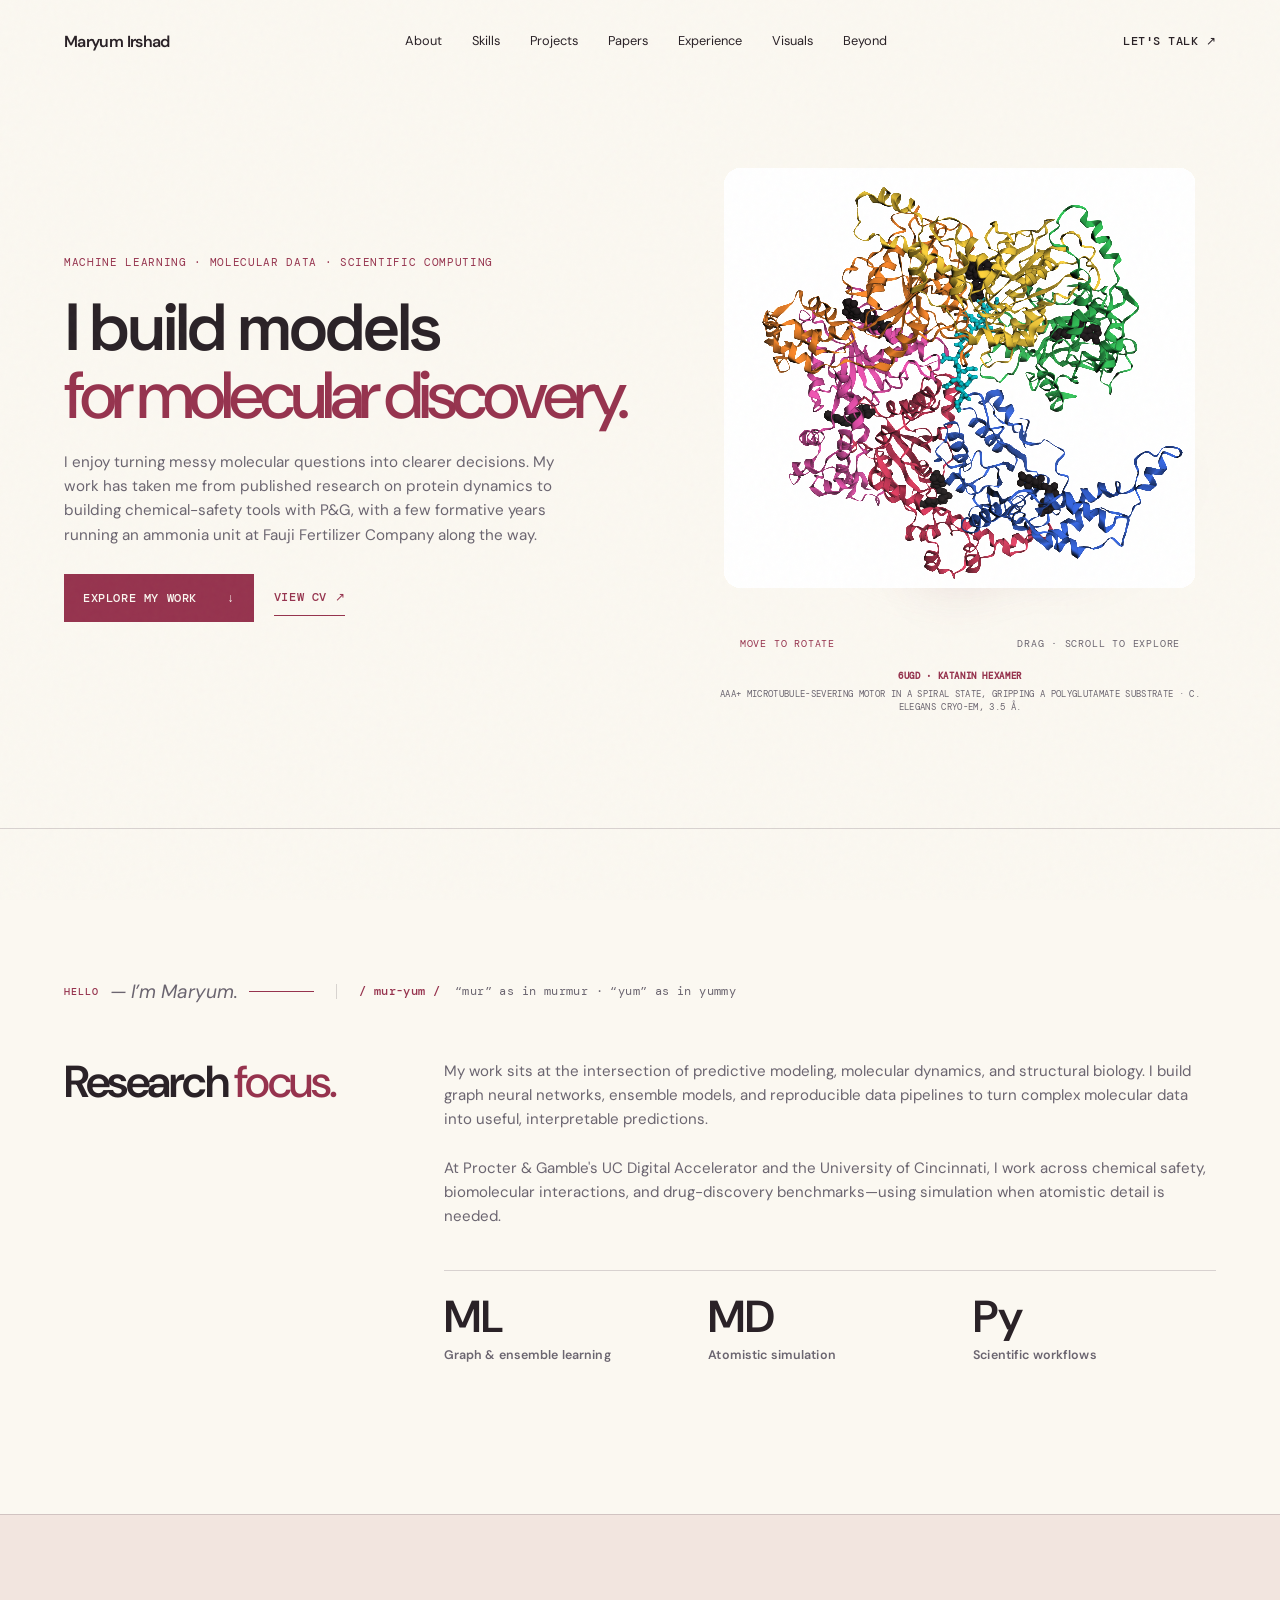
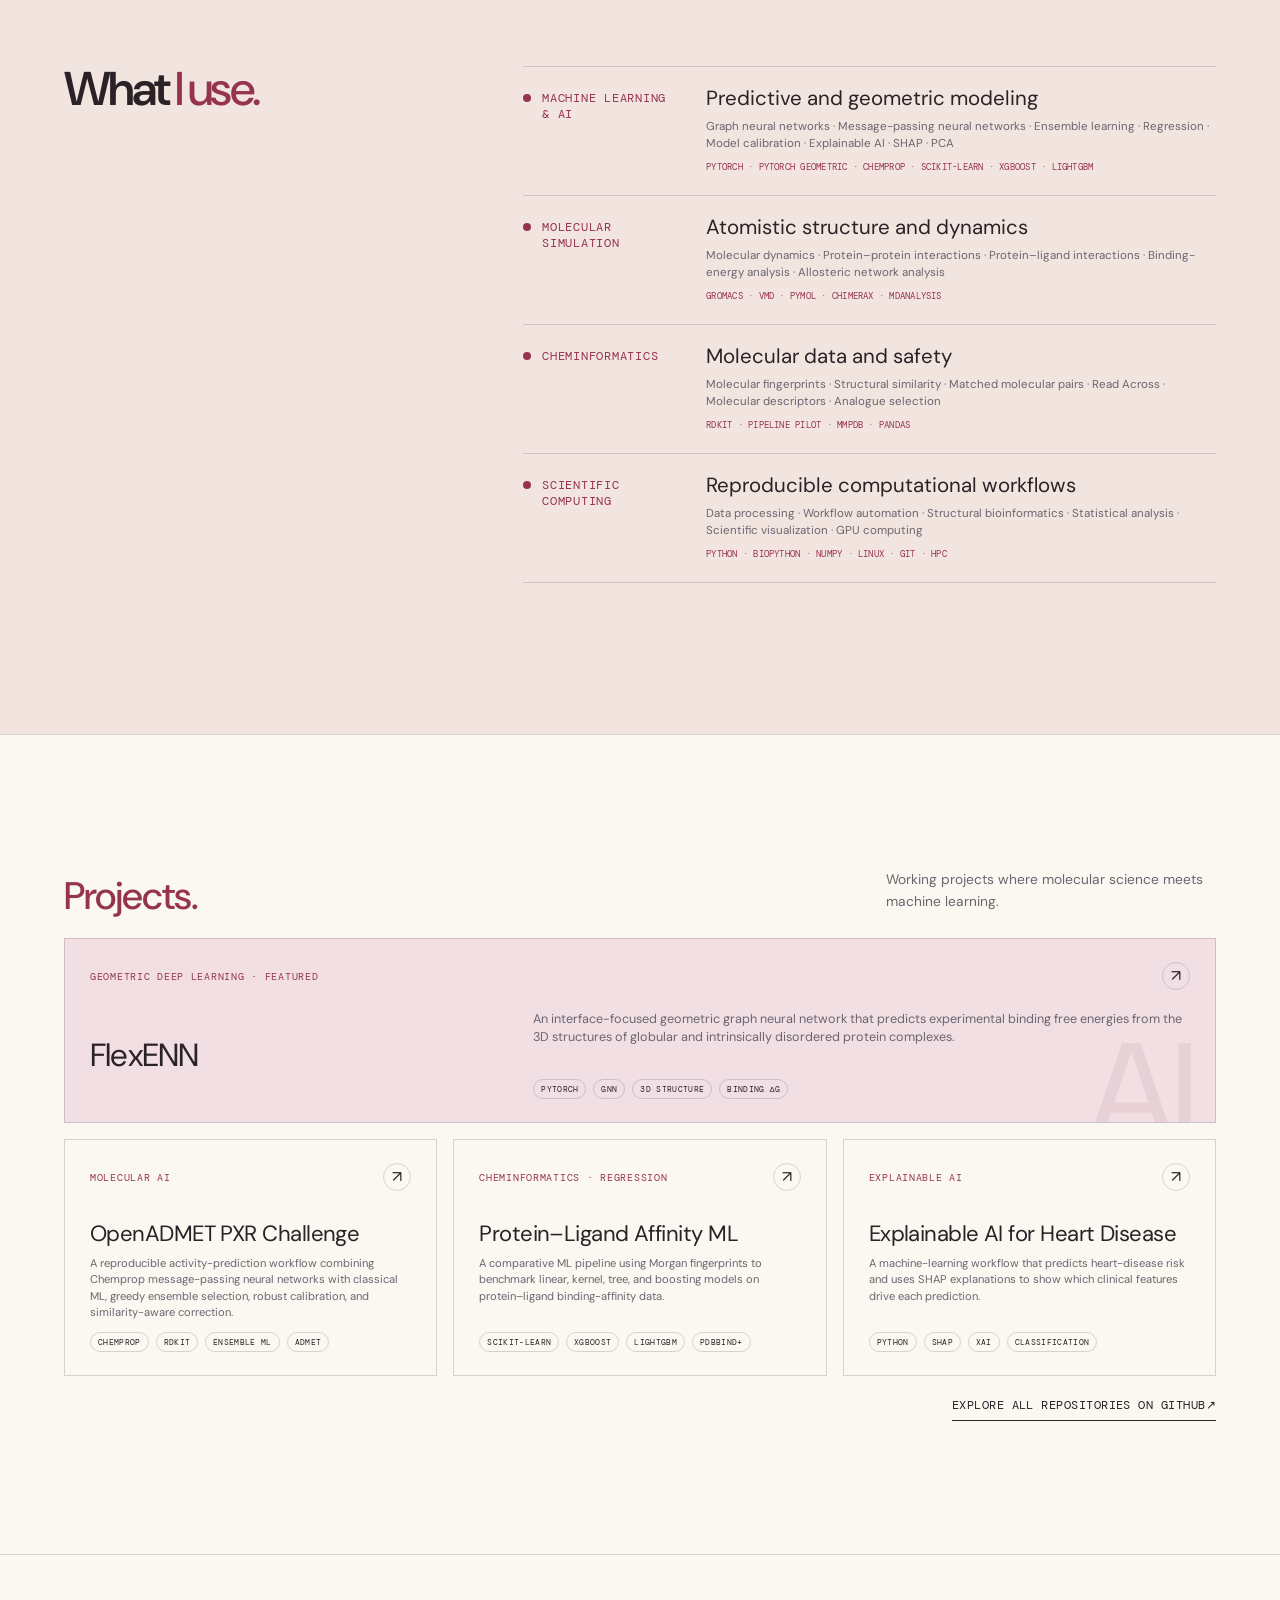
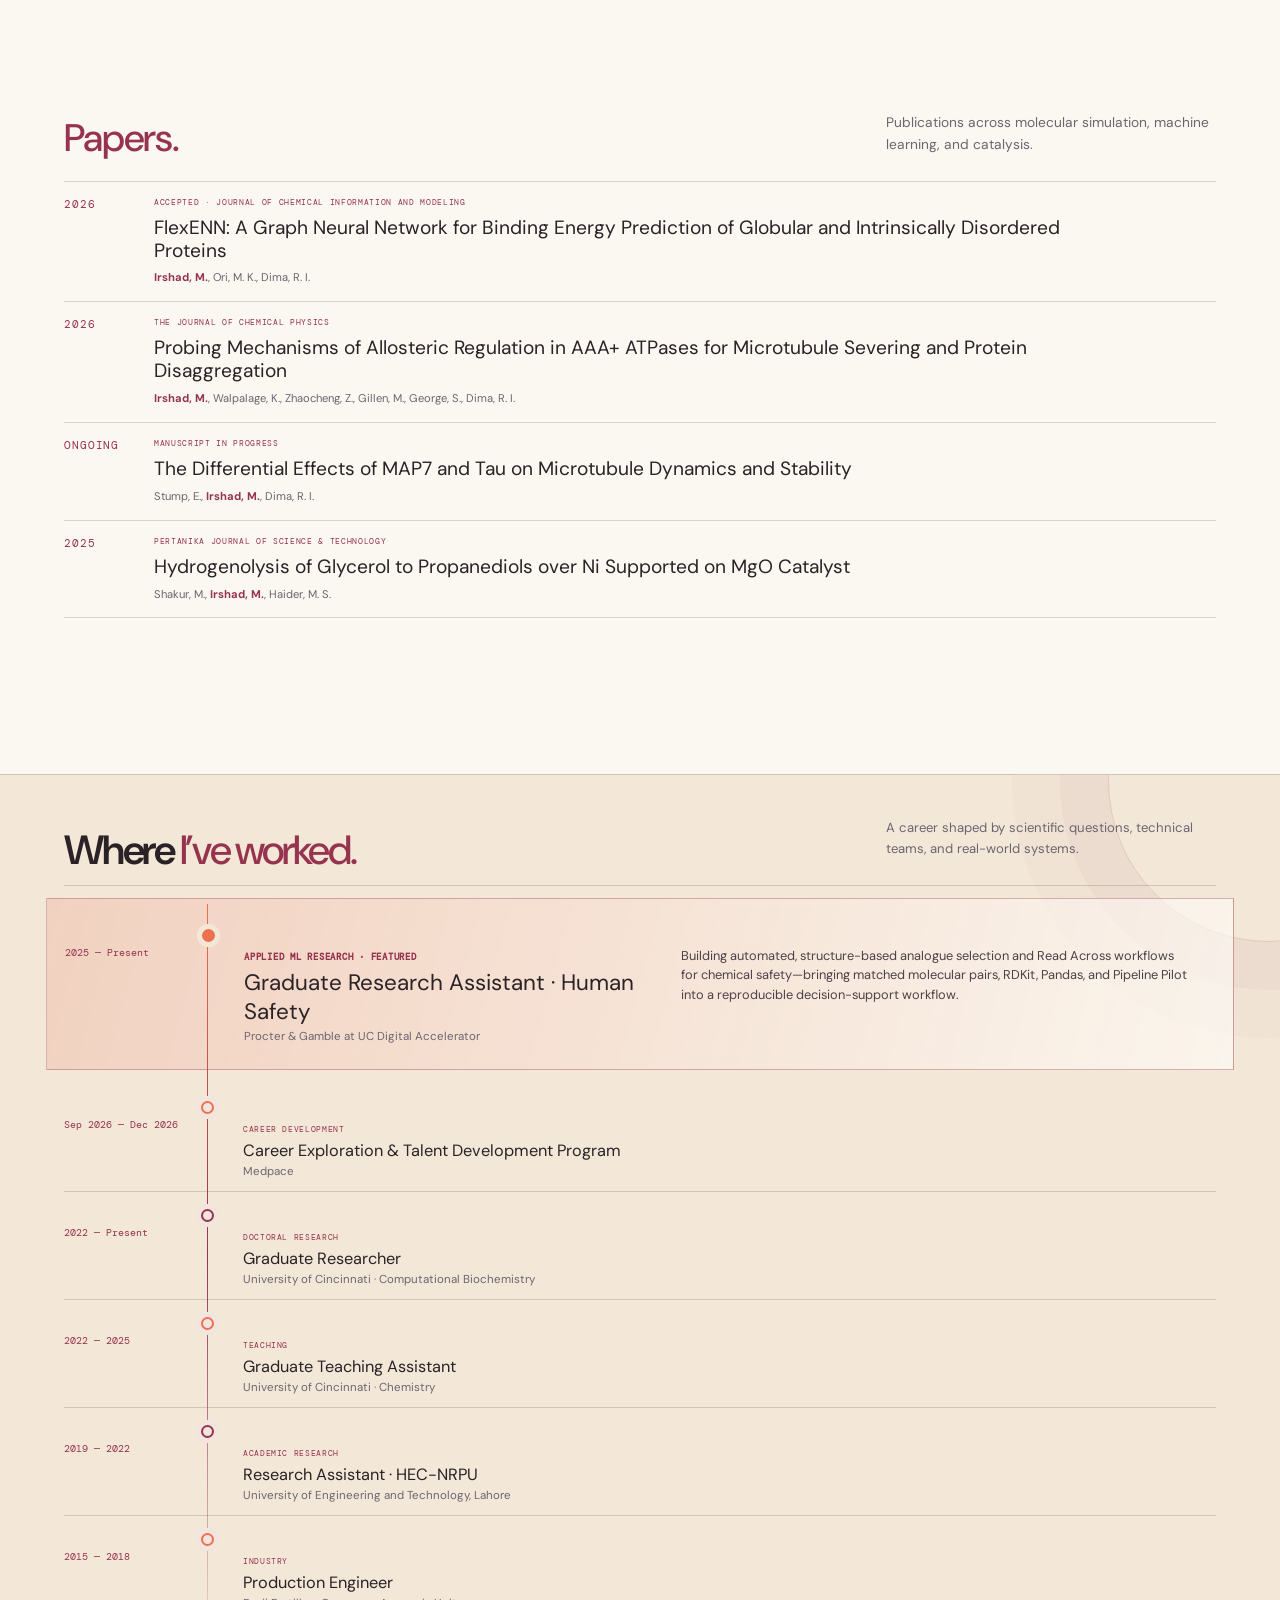
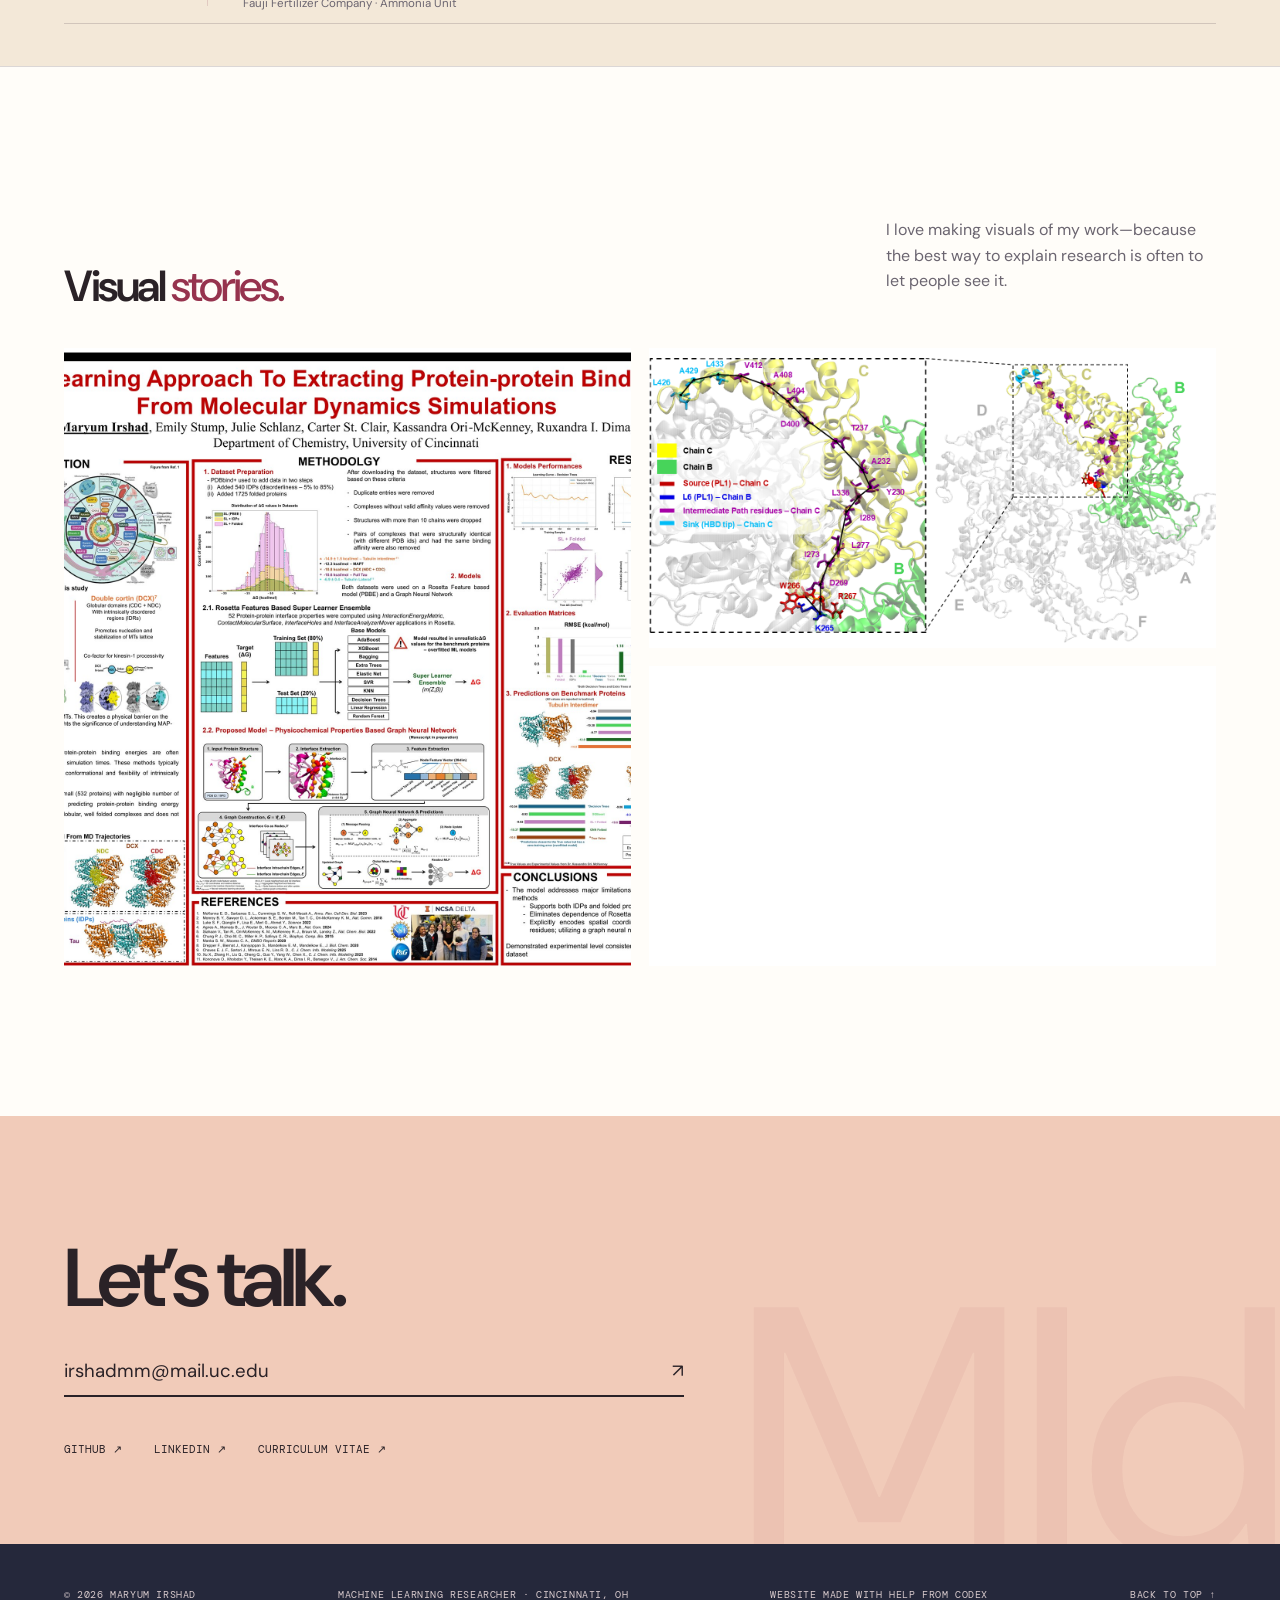
<file: index.html>
<!doctype html>
<html lang="en">
<head>
  <meta charset="utf-8">
  <meta name="viewport" content="width=device-width,initial-scale=1">
  <meta name="description" content="Maryum Irshad is a machine learning researcher building AI for molecular discovery, chemical safety, and biomolecular interactions.">
  <title>Maryum Irshad — Machine Learning Researcher</title>
  <link rel="preconnect" href="https://fonts.googleapis.com">
  <link rel="preconnect" href="https://fonts.gstatic.com" crossorigin>
  <link href="https://fonts.googleapis.com/css2?family=DM+Mono:wght@400;500&family=DM+Sans:opsz,wght@9..40,400;9..40,500;9..40,600;9..40,700&family=Space+Grotesk:wght@500;600;700&display=swap" rel="stylesheet">
  <link rel="stylesheet" href="style.css">
</head>
<body>
  <div class="noise" aria-hidden="true"></div>
  <header class="site-header">
    <nav aria-label="Primary navigation">
      <a class="brand" href="#home" aria-label="Maryum Irshad, home">Maryum Irshad</a>
      <button class="menu-toggle" aria-expanded="false" aria-controls="nav-links"><span></span><span></span></button>
      <div id="nav-links" class="nav-links">
        <a href="#about">About</a><a href="#toolkit">Skills</a><a href="#projects">Projects</a><a href="#publications">Papers</a><a href="#experience">Experience</a><a href="#visuals">Visuals</a><a href="beyond.html">Beyond</a>
      </div>
      <a class="nav-contact" href="mailto:irshadmm@mail.uc.edu">Let's talk ↗</a>
    </nav>
  </header>

  <main>
    <section id="home" class="hero">
      <div class="hero-copy">
        <p class="eyebrow">Machine learning · Molecular data · Scientific computing</p>
        <h1>I build models<br><em>for molecular discovery.</em></h1>
        <p class="hero-intro">I enjoy turning messy molecular questions into clearer decisions. My work has taken me from published research on protein dynamics to building chemical-safety tools with P&amp;G, with a few formative years running an ammonia unit at Fauji Fertilizer Company along the way.</p>
        <div class="hero-actions"><a class="button primary" href="#projects">Explore my work <span>↓</span></a><a class="button text" href="Irshad_Maryum_Phd.pdf" target="_blank">View CV ↗</a></div>
      </div>
      <div class="molecule katanin-viewer" aria-label="Interactive three-dimensional view of a Katanin hexamer with ATP. Move the pointer or drag to rotate; scroll to zoom." tabindex="0">
        <div class="katanin-halo" aria-hidden="true"></div>
        <div id="katanin-3d" class="katanin-canvas" aria-hidden="true"></div>
        <p class="katanin-loading" aria-live="polite">Building Katanin structure…</p>
        <button class="katanin-reset" type="button" aria-label="Reset Katanin view">Reset view</button>
        <div class="katanin-caption">
          <a href="https://www.rcsb.org/structure/6UGD" target="_blank" rel="noreferrer">6UGD · Katanin hexamer</a>
          <span>AAA+ microtubule-severing motor in a spiral state, gripping a polyglutamate substrate · C. elegans cryo-EM, 3.5 Å.</span>
        </div>
        <p class="rotate-hint"><span>Move to rotate</span><span>Drag · scroll to explore</span></p>
      </div>
    </section>

    <section id="about" class="section about">
      <div class="about-introduction"><p class="about-kicker"><span>Hello</span> — I’m Maryum.</p><p class="pronunciation"><span aria-hidden="true">/ mur-yum /</span><span class="sr-only">Pronounced mur-yum.</span> “mur” as in murmur · “yum” as in yummy</p></div>
      <div class="section-content split">
        <h2>Research <em>focus.</em></h2>
        <div class="prose"><p>My work sits at the intersection of predictive modeling, molecular dynamics, and structural biology. I build graph neural networks, ensemble models, and reproducible data pipelines to turn complex molecular data into useful, interpretable predictions.</p><p>At Procter &amp; Gamble's UC Digital Accelerator and the University of Cincinnati, I work across chemical safety, biomolecular interactions, and drug-discovery benchmarks—using simulation when atomistic detail is needed.</p><div class="stat-row"><div><strong>ML</strong><span>Graph &amp; ensemble learning</span></div><div><strong>MD</strong><span>Atomistic simulation</span></div><div><strong>Py</strong><span>Scientific workflows</span></div></div></div>
      </div>
    </section>

    <section id="toolkit" class="section skills-section">
      <div class="section-heading"><h2>What <em>I use.</em></h2></div>
      <div class="skill-grid">
        <article class="skill-card primary-skill"><p class="skill-category">Machine learning & AI</p><h3>Predictive and geometric modeling</h3><p>Graph neural networks · Message-passing neural networks · Ensemble learning · Regression · Model calibration · Explainable AI · SHAP · PCA</p><div class="skill-tech">PyTorch · PyTorch Geometric · Chemprop · scikit-learn · XGBoost · LightGBM</div></article>
        <article class="skill-card"><p class="skill-category">Molecular simulation</p><h3>Atomistic structure and dynamics</h3><p>Molecular dynamics · Protein–protein interactions · Protein–ligand interactions · Binding-energy analysis · Allosteric network analysis</p><div class="skill-tech">GROMACS · VMD · PyMOL · ChimeraX · MDAnalysis</div></article>
        <article class="skill-card"><p class="skill-category">Cheminformatics</p><h3>Molecular data and safety</h3><p>Molecular fingerprints · Structural similarity · Matched molecular pairs · Read Across · Molecular descriptors · Analogue selection</p><div class="skill-tech">RDKit · Pipeline Pilot · mmpdb · Pandas</div></article>
        <article class="skill-card"><p class="skill-category">Scientific computing</p><h3>Reproducible computational workflows</h3><p>Data processing · Workflow automation · Structural bioinformatics · Statistical analysis · Scientific visualization · GPU computing</p><div class="skill-tech">Python · Biopython · NumPy · Linux · Git · HPC</div></article>
      </div>
    </section>

    <section id="projects" class="section projects">
      <div class="section-heading"><h2><em>Projects.</em></h2><p>Working projects where molecular science meets machine learning.</p></div>
      <div class="project-grid">
        <a class="project-card featured" href="https://github.com/DimaUClab/FlexENN" target="_blank" rel="noreferrer">
          <div class="project-top"><span class="project-type">Geometric deep learning · Featured</span><span class="project-arrow">↗</span></div>
          <h3>FlexENN</h3>
          <p>An interface-focused geometric graph neural network that predicts experimental binding free energies from the 3D structures of globular and intrinsically disordered protein complexes.</p>
          <ul><li>PyTorch</li><li>GNN</li><li>3D structure</li><li>Binding ΔG</li></ul>
        </a>
        <a class="project-card" href="https://github.com/MaryumIrshad/pxr-challenge" target="_blank" rel="noreferrer">
          <div class="project-top"><span class="project-type">Molecular AI</span><span class="project-arrow">↗</span></div>
          <h3>OpenADMET PXR Challenge</h3>
          <p>A reproducible activity-prediction workflow combining Chemprop message-passing neural networks with classical ML, greedy ensemble selection, robust calibration, and similarity-aware correction.</p>
          <ul><li>Chemprop</li><li>RDKit</li><li>Ensemble ML</li><li>ADMET</li></ul>
        </a>
        <a class="project-card" href="https://github.com/MaryumIrshad/protein-ligand-affinity-ml" target="_blank" rel="noreferrer">
          <div class="project-top"><span class="project-type">Cheminformatics · Regression</span><span class="project-arrow">↗</span></div>
          <h3>Protein–Ligand Affinity ML</h3>
          <p>A comparative ML pipeline using Morgan fingerprints to benchmark linear, kernel, tree, and boosting models on protein–ligand binding-affinity data.</p>
          <ul><li>Scikit-learn</li><li>XGBoost</li><li>LightGBM</li><li>PDBbind+</li></ul>
        </a>
        <a class="project-card" href="https://github.com/MaryumIrshad/explainable-ai-heart-disease" target="_blank" rel="noreferrer">
          <div class="project-top"><span class="project-type">Explainable AI</span><span class="project-arrow">↗</span></div>
          <h3>Explainable AI for Heart Disease</h3>
          <p>A machine-learning workflow that predicts heart-disease risk and uses SHAP explanations to show which clinical features drive each prediction.</p>
          <ul><li>Python</li><li>SHAP</li><li>XAI</li><li>Classification</li></ul>
        </a>
      </div>
      <a class="all-projects" href="https://github.com/MaryumIrshad" target="_blank" rel="noreferrer">Explore all repositories on GitHub <span>↗</span></a>
    </section>

    <section id="publications" class="section publications">
      <div class="section-heading"><h2><em>Papers.</em></h2><p>Publications across molecular simulation, machine learning, and catalysis.</p></div>
      <div class="publication-list">
        <a class="paper-entry" href="https://doi.org/10.64898/2026.05.15.725440" target="_blank" rel="noreferrer"><span class="pub-year">2026</span><div><div class="paper-meta"><span class="pill">Accepted · Journal of Chemical Information and Modeling</span></div><h3>FlexENN: A Graph Neural Network for Binding Energy Prediction of Globular and Intrinsically Disordered Proteins</h3><p><strong class="author-me">Irshad, M.</strong>, Ori, M. K., Dima, R. I.</p></div></a>
        <a class="paper-entry" href="https://doi.org/10.1063/5.0347970" target="_blank" rel="noreferrer"><span class="pub-year">2026</span><div><div class="paper-meta"><span class="pill">The Journal of Chemical Physics</span></div><h3>Probing Mechanisms of Allosteric Regulation in AAA+ ATPases for Microtubule Severing and Protein Disaggregation</h3><p><strong class="author-me">Irshad, M.</strong>, Walpalage, K., Zhaocheng, Z., Gillen, M., George, S., Dima, R. I.</p></div></a>
        <article class="paper-entry"><span class="pub-year">Ongoing</span><div><div class="paper-meta"><span class="pill">Manuscript in progress</span></div><h3>The Differential Effects of MAP7 and Tau on Microtubule Dynamics and Stability</h3><p>Stump, E., <strong class="author-me">Irshad, M.</strong>, Dima, R. I.</p></div></article>
        <a class="paper-entry" href="https://doi.org/10.47836/pjst.33.2.21" target="_blank" rel="noreferrer"><span class="pub-year">2025</span><div><div class="paper-meta"><span class="pill">Pertanika Journal of Science & Technology</span></div><h3>Hydrogenolysis of Glycerol to Propanediols over Ni Supported on MgO Catalyst</h3><p>Shakur, M., <strong class="author-me">Irshad, M.</strong>, Haider, M. S.</p></div></a>
      </div>
    </section>

    <section id="experience" class="section experience">
      <div class="section-heading experience-heading"><h2>Where <em>I’ve worked.</em></h2><p>A career shaped by scientific questions, technical teams, and real-world systems.</p></div>
      <div class="experience-grid experience-only">
        <div class="timeline">
          <article class="pg-highlight" tabindex="0"><time>2025 — Present</time><div><span class="role-kind">Applied ML research · Featured</span><h3>Graduate Research Assistant · Human Safety</h3><p>Procter &amp; Gamble at UC Digital Accelerator</p></div><p class="role-details">Building automated, structure-based analogue selection and Read Across workflows for chemical safety—bringing matched molecular pairs, RDKit, Pandas, and Pipeline Pilot into a reproducible decision-support workflow.</p></article>
          <article tabindex="0"><time>Sep 2026 — Dec 2026</time><div><span class="role-kind">Career development</span><h3>Career Exploration &amp; Talent Development Program</h3><p>Medpace</p></div><p class="role-details">Exploring the drug-development process and career paths across pharmaceutical and clinical research while learning from Medpace professionals.</p></article>
          <article tabindex="0"><time>2022 — Present</time><div><span class="role-kind">Doctoral research</span><h3>Graduate Researcher</h3><p>University of Cincinnati · Computational Biochemistry</p></div><p class="role-details">Building FlexENN and studying Katanin allostery and MAP7–microtubule dynamics through machine learning, molecular simulation, and structural bioinformatics.</p></article>
          <article tabindex="0"><time>2022 — 2025</time><div><span class="role-kind">Teaching</span><h3>Graduate Teaching Assistant</h3><p>University of Cincinnati · Chemistry</p></div><p class="role-details">Taught Organic Chemistry I and General Chemistry I and II through laboratory instruction and recitation sections.</p></article>
          <article tabindex="0"><time>2019 — 2022</time><div><span class="role-kind">Academic research</span><h3>Research Assistant · HEC-NRPU</h3><p>University of Engineering and Technology, Lahore</p></div><p class="role-details">Synthesized and characterized supported metal catalysts using XRD, BET, and FTIR, then evaluated glycerol conversion by gas chromatography.</p></article>
          <article tabindex="0"><time>2015 — 2018</time><div><span class="role-kind">Industry</span><h3>Production Engineer</h3><p>Fauji Fertilizer Company · Ammonia Unit</p></div><p class="role-details">Led an eight-person operations team through safe plant operation, emergency response, turnarounds, maintenance, and shutdown/start-up procedures.</p></article>
        </div>
      </div>
    </section>

    <section id="visuals" class="section figures">
      <div class="section-heading"><h2>Visual <em>stories.</em></h2><p>I love making visuals of my work—because the best way to explain research is often to let people see it.</p></div>
      <div class="figure-gallery">
        <figure class="figure-card poster-figure" tabindex="0" role="button" aria-label="Open award-winning protein-binding research poster" data-fullscreen-src="assets/irshadmm-poster.jpg" data-fullscreen-type="image">
          <img src="assets/irshadmm-poster.jpg" alt="Research poster titled A Machine Learning Approach To Extracting Protein-protein Binding Energies From Molecular Dynamics Simulations" loading="lazy">
          <figcaption><span class="figure-label">Award-winning poster</span><h3>Protein-protein binding energies from molecular dynamics</h3><p>Presented research on a machine-learning approach to binding-energy prediction. Recipient of the Biophysical Society Student Research Achievement Award.</p></figcaption>
        </figure>
        <figure class="figure-card" tabindex="0" role="button" aria-label="Open intrachain communication pathway figure" data-fullscreen-src="assets/intrachainC.png" data-fullscreen-type="image">
          <img src="assets/intrachainC.png" alt="Structural visualization of an intrachain communication pathway in a protein complex" loading="lazy">
          <figcaption><span class="figure-label">Structural biology</span><h3>Intrachain communication pathway</h3><p>A residue-level view of an allosteric pathway, showing how structural signals travel through the protein.</p></figcaption>
        </figure>
        <figure class="figure-card" tabindex="0" role="button" aria-label="Open graph neural network architecture PDF" data-fullscreen-src="assets/gnn_archi.pdf" data-fullscreen-type="pdf">
          <iframe class="pdf-preview" src="assets/gnn_archi.pdf#toolbar=0&amp;navpanes=0&amp;scrollbar=0&amp;view=FitH" title="Graph neural network architecture diagram" loading="lazy" aria-hidden="true"></iframe>
          <figcaption><span class="figure-label">Machine learning</span><h3>Graph neural network architecture</h3><p>A visual walkthrough of the structure-to-prediction workflow behind a graph-based molecular model.</p></figcaption>
        </figure>
      </div>
    </section>

    <dialog class="figure-lightbox" aria-label="Expanded scientific figure">
      <button class="lightbox-close" type="button" aria-label="Close expanded figure">Close <span>×</span></button>
      <div class="lightbox-content"></div>
    </dialog>

    <section id="contact" class="contact">
      <h2>Let’s talk.</h2>
      <a class="email-link" href="mailto:irshadmm@mail.uc.edu">irshadmm@mail.uc.edu <span>↗</span></a>
      <div class="contact-links"><a href="https://github.com/maryumirshad" target="_blank" rel="noreferrer">GitHub ↗</a><a href="https://linkedin.com/in/maryum-irshad-ch" target="_blank" rel="noreferrer">LinkedIn ↗</a><a href="Irshad_Maryum_Phd.pdf" target="_blank">Curriculum vitae ↗</a></div>
    </section>
  </main>
  <footer><span>© 2026 Maryum Irshad</span><span>Machine learning researcher · Cincinnati, OH</span><span>Website made with help from Codex</span><a href="#home">Back to top ↑</a></footer>
  <script src="katanin_web/3Dmol-min.js"></script>
  <script src="katanin_web/structure.js"></script>
  <script src="script.js"></script>
</body>
</html>
</file>
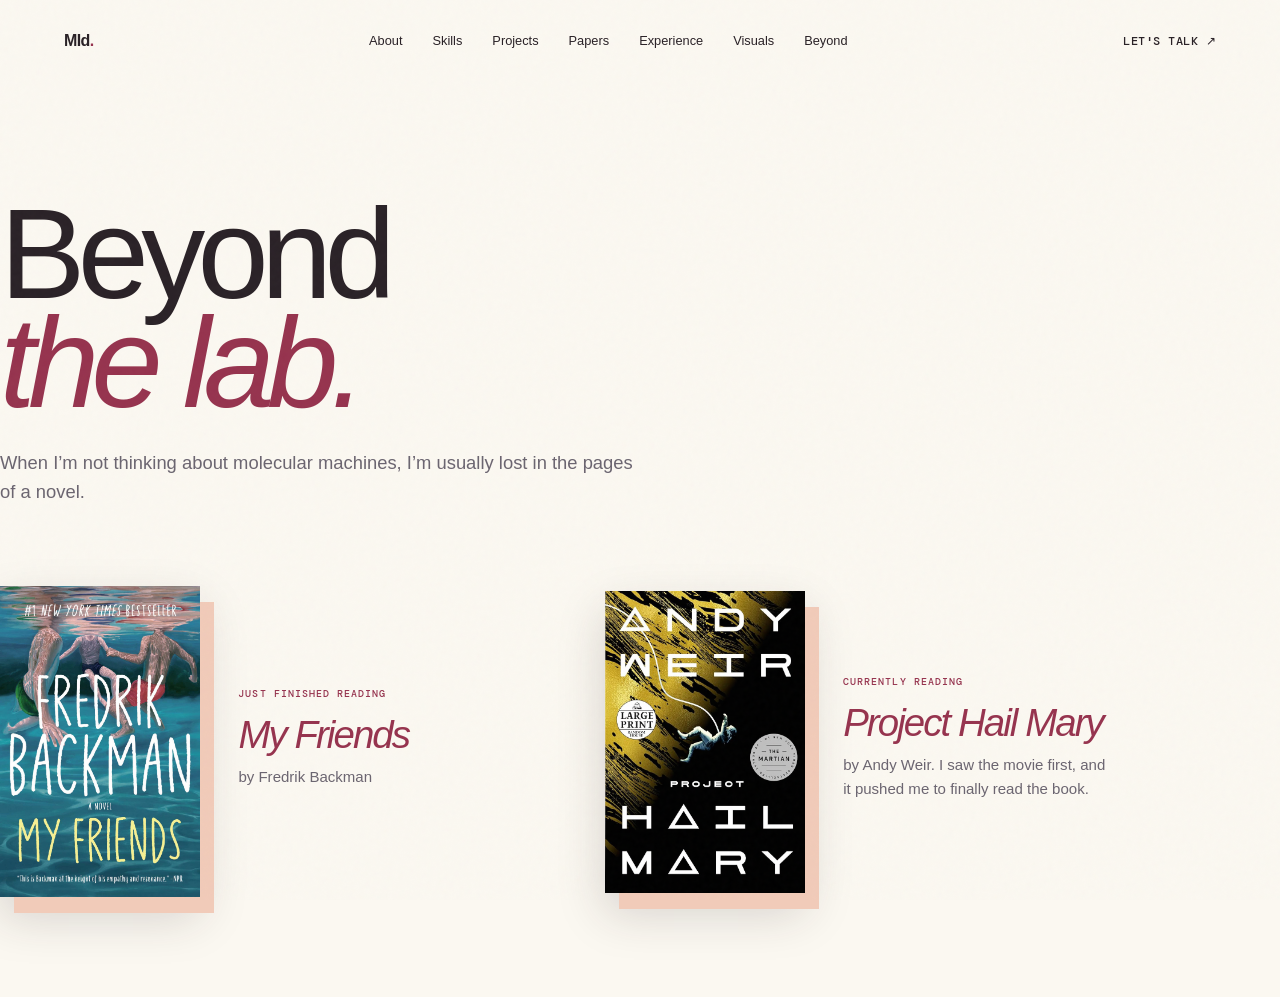
<file: beyond.html>
<!doctype html>
<html lang="en">
<head>
  <meta charset="utf-8">
  <meta name="viewport" content="width=device-width,initial-scale=1">
  <title>Beyond the Lab — Maryum Irshad</title>
  <link rel="preconnect" href="https://fonts.googleapis.com">
  <link rel="preconnect" href="https://fonts.gstatic.com" crossorigin>
  <link href="https://fonts.googleapis.com/css2?family=DM+Mono:wght@400;500&family=Manrope:wght@400;500;600&family=Newsreader:ital,opsz,wght@0,6..72,400;1,6..72,400&display=swap" rel="stylesheet">
  <link rel="stylesheet" href="style.css">
  <style>
    .beyond{min-height:100svh;padding-top:170px;padding-bottom:100px}.beyond h1{font:400 clamp(4rem,10vw,10rem)/.85 var(--serif);letter-spacing:-.06em;margin:30px 0}.beyond h1 em{color:var(--accent)}.beyond-intro{max-width:650px;font-size:1.15rem;color:var(--muted)}.reading-shelf{display:grid;grid-template-columns:repeat(2,minmax(0,1fr));gap:clamp(35px,7vw,110px);max-width:1120px;margin:80px 0 0}.currently-reading{display:flex;align-items:center;gap:clamp(20px,3vw,42px)}.currently-reading img{display:block;width:min(200px,21vw);box-shadow:14px 16px 0 var(--accent-soft),0 20px 45px rgba(42,34,39,.18)}.reading-copy{max-width:270px}.reading-copy span{font:500 .65rem var(--mono);text-transform:uppercase;letter-spacing:.1em;color:var(--accent)}.reading-copy h2{font:400 clamp(1.8rem,3vw,3rem)/.95 var(--serif);letter-spacing:-.05em;margin:12px 0}.reading-copy p{color:var(--muted);font-size:.94rem}@media(max-width:850px){.reading-shelf{grid-template-columns:1fr;max-width:600px}.currently-reading img{width:min(230px,42vw)}}@media(max-width:600px){.reading-shelf{margin-top:55px}.currently-reading{align-items:flex-start;flex-direction:column}.currently-reading img{width:min(280px,72vw)}}
  </style>
</head>
<body>
  <div class="noise"></div>
  <header class="site-header"><nav><a class="brand" href="index.html">MId<span>.</span></a><div class="nav-links"><a href="index.html#about">About</a><a href="index.html#toolkit">Skills</a><a href="index.html#projects">Projects</a><a href="index.html#publications">Papers</a><a href="index.html#experience">Experience</a><a href="index.html#visuals">Visuals</a><a href="beyond.html">Beyond</a></div><a class="nav-contact" href="mailto:irshadmm@mail.uc.edu">Let's talk ↗</a></nav></header>
  <main>
    <section class="beyond"><h1>Beyond<br><em>the lab.</em></h1><p class="beyond-intro">When I’m not thinking about molecular machines, I’m usually lost in the pages of a novel.</p><div class="reading-shelf"><article class="currently-reading"><img src="assets/my_friends.jpg" alt="Cover of My Friends by Fredrik Backman"><div class="reading-copy"><span>Just finished reading</span><h2><em>My Friends</em></h2><p>by Fredrik Backman</p></div></article><article class="currently-reading"><img src="assets/hail_mary.jpg" alt="Cover of Project Hail Mary by Andy Weir"><div class="reading-copy"><span>Currently reading</span><h2><em>Project Hail Mary</em></h2><p>by Andy Weir. I saw the movie first, and it pushed me to finally read the book.</p></div></article></div></section>
  </main>
</body>
</html>
</file>
<file: style.css>
:root{--ink:#271b20;--paper:#faf6f3;--paper-2:#f1e8e8;--accent:#7d2443;--accent-soft:#ead0d8;--coral:#b95670;--acid:var(--accent-soft);--mint:#d694a7;--muted:#74666c;--line:rgba(91,35,54,.17);--serif:"DM Sans",sans-serif;--sans:"DM Sans",sans-serif;--mono:"DM Mono",monospace}
*{box-sizing:border-box}html{scroll-behavior:smooth}body{margin:0;background:var(--paper);color:var(--ink);font-family:var(--sans);font-size:16px;line-height:1.6}body.menu-open{overflow:hidden}a{color:inherit;text-decoration:none}button{font:inherit}.noise{position:fixed;inset:0;pointer-events:none;opacity:.035;z-index:10;background-image:url("data:image/svg+xml,%3Csvg viewBox='0 0 180 180' xmlns='http://www.w3.org/2000/svg'%3E%3Cfilter id='n'%3E%3CfeTurbulence type='fractalNoise' baseFrequency='.9' numOctaves='4' stitchTiles='stitch'/%3E%3C/filter%3E%3Crect width='100%25' height='100%25' filter='url(%23n)' opacity='.7'/%3E%3C/svg%3E")}.site-header{position:fixed;inset:0 0 auto;z-index:20;border-bottom:1px solid transparent;transition:.35s}.site-header.scrolled{background:rgba(243,240,232,.88);backdrop-filter:blur(14px);border-color:var(--line)}nav{height:82px;max-width:1440px;margin:auto;padding:0 clamp(24px,5vw,72px);display:flex;align-items:center;justify-content:space-between}.brand{font:500 1.45rem var(--mono);letter-spacing:-.08em}.brand span{color:#5d8c48}.nav-links{display:flex;gap:30px;font-size:.8rem}.nav-links a,.nav-contact{position:relative}.nav-links a:after,.nav-contact:after{content:"";position:absolute;left:0;right:100%;bottom:-5px;height:1px;background:currentColor;transition:right .25s}.nav-links a:hover:after,.nav-contact:hover:after{right:0}.nav-contact{font:500 .76rem var(--mono);text-transform:uppercase;letter-spacing:.04em}.menu-toggle{display:none;background:0;border:0;padding:8px}.hero,.section,.contact,footer{padding-left:clamp(24px,5vw,72px);padding-right:clamp(24px,5vw,72px)}.hero{min-height:100svh;position:relative;overflow:hidden;display:grid;grid-template-columns:minmax(0,1.2fr) minmax(300px,.8fr);align-items:center;padding-top:120px;padding-bottom:80px}.hero:before{content:"";position:absolute;width:50vw;height:50vw;border-radius:50%;right:-20vw;top:-25vw;background:var(--acid);filter:blur(120px);opacity:.22}.hero-copy{position:relative;z-index:2}.eyebrow,.section-label,.tag,.pub-year,.pill{font-family:var(--mono);text-transform:uppercase;letter-spacing:.08em;font-size:.69rem}.status-dot{display:inline-block;width:7px;height:7px;margin-right:10px;border-radius:50%;background:#619b4a;box-shadow:0 0 0 4px rgba(97,155,74,.14)}h1,h2,h3,p{margin-top:0}.hero h1{font:400 clamp(4rem,8.2vw,8.2rem)/.83 var(--serif);letter-spacing:-.065em;margin:38px 0 32px}.hero h1 em,.section h2 em,.contact h2 em{font-weight:400;color:#51745e}.hero-intro{max-width:680px;font-size:clamp(1rem,1.4vw,1.25rem);color:var(--muted);line-height:1.65}.hero-actions{display:flex;gap:28px;align-items:center;margin-top:36px}.button{font:500 .75rem var(--mono);text-transform:uppercase;letter-spacing:.05em}.button.primary{background:var(--ink);color:var(--paper);padding:16px 19px;display:inline-flex;gap:30px;transition:background .25s,transform .25s}.button.primary:hover{background:#335148;transform:translateY(-3px)}.button.text{border-bottom:1px solid;padding:10px 0}.molecule{position:relative;justify-self:center;width:min(36vw,500px);aspect-ratio:1;border-radius:50%;transition:transform .15s linear}.orbit{position:absolute;inset:13%;border:1px solid rgba(19,42,38,.32);border-radius:50%}.orbit-a{transform:rotate(35deg) scaleY(.42)}.orbit-b{transform:rotate(-35deg) scaleY(.42)}.orbit-c{transform:rotate(90deg) scaleY(.42)}.core{position:absolute;inset:36%;display:flex;align-items:center;justify-content:center;flex-direction:column;border-radius:50%;background:var(--ink);color:var(--acid);box-shadow:0 0 80px rgba(86,145,113,.25)}.core span{font:400 clamp(2rem,4vw,4rem)/1 var(--serif)}.core small{font:.6rem var(--mono);letter-spacing:.1em}.atom{position:absolute;width:18px;height:18px;border-radius:50%;background:var(--acid);border:5px solid var(--ink)}.atom-1{top:20%;left:19%}.atom-2{top:21%;right:18%}.atom-3{bottom:14%;left:47%}.atom-4{top:48%;right:8%;width:12px;height:12px}.molecule p{position:absolute;bottom:2%;width:100%;text-align:center;font: .62rem var(--mono);letter-spacing:.08em;text-transform:uppercase}.scroll-cue{position:absolute;bottom:35px;left:clamp(24px,5vw,72px);display:flex;align-items:center;gap:15px;font: .62rem var(--mono);text-transform:uppercase;letter-spacing:.1em}.scroll-cue i{display:block;width:70px;height:1px;background:var(--ink);transform-origin:left;animation:pulse 2s infinite}.section{padding-top:150px;padding-bottom:150px;border-top:1px solid var(--line)}.section-label{display:flex;gap:15px;align-items:center;margin-bottom:80px}.section-label span{color:#5c8a51}.section-content.split{display:grid;grid-template-columns:1.3fr .7fr;gap:8vw}.section h2,.contact h2{font:400 clamp(3rem,5.4vw,6rem)/.95 var(--serif);letter-spacing:-.045em}.prose{padding-top:15px;color:var(--muted)}.prose>p{font-size:1.05rem;margin-bottom:25px}.stat-row{display:grid;grid-template-columns:repeat(3,1fr);gap:15px;margin-top:55px;border-top:1px solid var(--line);padding-top:25px}.stat-row strong{font:400 2.1rem var(--serif);display:block;color:var(--ink)}.stat-row span{display:block;font: .6rem/1.4 var(--mono);text-transform:uppercase}.research{background:var(--ink);color:var(--paper)}.research .section-label,.research .section-heading>p{color:#9dafaa}.section-heading{display:flex;align-items:end;justify-content:space-between;gap:30px;margin-bottom:70px}.section-heading h2{margin:0}.section-heading>p{max-width:330px;color:var(--muted)}.research h2 em{color:var(--mint)}.research-list{border-top:1px solid rgba(243,240,232,.22)}.research-list article{display:grid;grid-template-columns:70px 1.1fr .8fr 40px;gap:30px;align-items:center;padding:38px 10px;border-bottom:1px solid rgba(243,240,232,.22);position:relative;transition:padding .35s,color .35s}.research-list article:before{content:"";position:absolute;inset:0;background:var(--acid);transform:scaleY(0);transform-origin:bottom;transition:transform .35s;z-index:0}.research-list article:hover:before{transform:scaleY(1)}.research-list article:hover{padding-left:24px;padding-right:24px;color:var(--ink)}.research-list article>*{position:relative;z-index:1}.number{font: .7rem var(--mono);color:var(--mint)}.research-list article:hover .number{color:var(--ink)}.tag{margin-bottom:9px;color:var(--mint)}.research-list article:hover .tag{color:#426445}.research-list h3{font:400 clamp(1.5rem,2.4vw,2.6rem)/1.1 var(--serif);margin:0}.research-list article>p{margin:0;font-size:.9rem;color:#a7b5b1}.research-list article:hover>p{color:var(--ink)}.arrow{font-size:1.3rem}.publication-list{border-top:1px solid var(--line)}.publication-list article{display:grid;grid-template-columns:120px 1fr;padding:36px 0;border-bottom:1px solid var(--line)}.pub-year{color:#5c8a51}.pill{display:inline-block;border:1px solid var(--line);border-radius:20px;padding:5px 9px;margin-bottom:17px}.publication-list h3{font:400 clamp(1.35rem,2.2vw,2.3rem)/1.2 var(--serif);max-width:980px;margin-bottom:14px}.publication-list p{color:var(--muted);margin:0;font-size:.85rem}.experience{background:var(--paper-2)}.experience-grid{display:grid;grid-template-columns:1.35fr .65fr;gap:8vw}.timeline{border-top:1px solid var(--line)}.timeline article{display:grid;grid-template-columns:155px 1fr;gap:25px;padding:30px 0;border-bottom:1px solid var(--line)}.timeline time{font:.65rem var(--mono);color:#527461}.timeline h3{font:400 1.35rem var(--serif);margin-bottom:5px}.timeline p{font-size:.82rem;color:var(--muted);margin:0}.toolkit{background:var(--ink);color:var(--paper);padding:35px;align-self:start}.toolkit>.eyebrow{color:var(--mint);margin-bottom:45px}.toolkit div{padding:20px 0;border-top:1px solid rgba(243,240,232,.18)}.toolkit h4{font:400 1.3rem var(--serif);margin:0 0 7px}.toolkit div p{margin:0;color:#9dafaa;font-size:.78rem}.contact{padding-top:150px;padding-bottom:130px;background:var(--acid);position:relative;overflow:hidden}.contact:after{content:"MI";position:absolute;right:-.03em;bottom:-.35em;font:400 28vw var(--serif);color:rgba(19,42,38,.05);pointer-events:none}.contact h2{font-size:clamp(4rem,9vw,9rem);margin:40px 0 50px;position:relative;z-index:1}.contact h2 em{color:var(--ink)}.email-link{display:flex;max-width:850px;justify-content:space-between;border-bottom:2px solid var(--ink);padding:0 0 12px;font:400 clamp(1.1rem,2.5vw,2.2rem) var(--serif);position:relative;z-index:1}.contact-links{display:flex;gap:32px;margin-top:70px;font: .7rem var(--mono);text-transform:uppercase;position:relative;z-index:1}footer{min-height:100px;background:var(--ink);color:#9dafaa;display:flex;align-items:center;justify-content:space-between;font:.62rem var(--mono);text-transform:uppercase;letter-spacing:.06em}.reveal{opacity:0;transform:translateY(35px);filter:blur(4px);transition:opacity .8s cubic-bezier(.2,.8,.2,1),transform .8s cubic-bezier(.2,.8,.2,1),filter .8s}.reveal.visible{opacity:1;transform:none;filter:none}@keyframes pulse{0%,100%{transform:scaleX(.25);opacity:.4}50%{transform:scaleX(1);opacity:1}}
@media(max-width:900px){.nav-links{position:fixed;inset:0;background:var(--ink);color:var(--paper);display:flex;flex-direction:column;align-items:center;justify-content:center;font:400 2.4rem var(--serif);transform:translateY(-105%);transition:transform .5s cubic-bezier(.8,0,.2,1);z-index:-1}.menu-open .nav-links{transform:none}.menu-toggle{display:block;z-index:2}.menu-toggle span{display:block;width:24px;height:1px;background:var(--ink);margin:6px;transition:.3s}.menu-open .menu-toggle span{background:var(--paper)}.menu-open .menu-toggle span:first-child{transform:translateY(3.5px) rotate(45deg)}.menu-open .menu-toggle span:last-child{transform:translateY(-3.5px) rotate(-45deg)}.nav-contact{display:none}.hero{grid-template-columns:1fr;padding-top:140px}.molecule{position:absolute;width:420px;opacity:.14;right:-180px;top:22%}.section-content.split,.experience-grid{grid-template-columns:1fr}.prose{max-width:650px}.research-list article{grid-template-columns:45px 1fr 30px}.research-list article>p{grid-column:2/3}.section-heading{display:block}.section-heading>p{margin-top:25px}.toolkit{margin-top:40px}}
@media(max-width:600px){nav{height:70px}.hero h1{font-size:clamp(3.5rem,17vw,5.5rem)}.hero-intro{font-size:.95rem}.hero-actions{align-items:flex-start;flex-direction:column;gap:8px}.scroll-cue{display:none}.section{padding-top:95px;padding-bottom:95px}.section-label{margin-bottom:48px}.section-content.split{gap:25px}.stat-row{grid-template-columns:1fr 1fr}.stat-row div:last-child{grid-column:span 2}.research-list article{padding:28px 0;gap:15px}.research-list article:hover{padding-left:8px;padding-right:8px}.publication-list article,.timeline article{grid-template-columns:1fr;gap:12px}.contact{padding-top:100px;padding-bottom:90px}.contact-links{flex-wrap:wrap;gap:20px}footer{padding-top:30px;padding-bottom:30px;gap:18px;align-items:flex-start;flex-direction:column}}
@media(prefers-reduced-motion:reduce){html{scroll-behavior:auto}*,*:before,*:after{animation:none!important;transition:none!important}.reveal{opacity:1;transform:none;filter:none}}

/* Warm burgundy identity */
.site-header.scrolled{background:rgba(250,246,243,.91)}
.brand{letter-spacing:-.1em}.brand span{color:var(--coral)}
.hero:before{background:radial-gradient(circle,var(--accent-soft),transparent 68%);filter:blur(55px);opacity:.75}
.status-dot{background:var(--coral);box-shadow:0 0 0 4px rgba(185,86,112,.16)}
.hero h1 em,.section h2 em{color:var(--accent)}
.button.primary:hover{background:var(--accent)}
.orbit{border-color:rgba(125,36,67,.34)}
.core{color:var(--accent-soft);box-shadow:0 0 80px rgba(125,36,67,.26)}
.atom{background:var(--coral)}
.section-label{display:inline-flex;margin-bottom:70px;padding:7px 12px;border:1px solid var(--line);border-radius:999px;color:var(--muted)}
.research{background:#2b171f}
.research .section-label{color:#d8c4ca;border-color:rgba(255,255,255,.2)}
.research h2 em,.tag,.toolkit>.eyebrow{color:#e0a0b2}
.research-list article{grid-template-columns:1.1fr .8fr 40px;border-color:rgba(255,255,255,.16)}
.research-list article:before{inset:auto 0 0;height:2px;background:linear-gradient(90deg,var(--accent),var(--coral));transform:scaleX(0);transform-origin:left}
.research-list article:hover:before{transform:scaleX(1)}
.research-list article:hover{padding-left:10px;padding-right:10px;color:var(--paper);background:rgba(255,255,255,.025)}
.research-list article:hover .tag{color:var(--coral)}
.research-list article:hover>p{color:#d8c4ca}
.pub-year,.timeline time{color:var(--accent)}
.contact{background:var(--accent-soft)}
.contact:after{content:"MId";color:rgba(91,35,54,.055)}
footer{background:#211218;color:#c8b6bc}
@media(max-width:900px){.research-list article{grid-template-columns:1fr 30px}.research-list article>p{grid-column:1/2}}
@media(max-width:600px){.section-label{margin-bottom:44px}.research-list article:hover{padding-left:0;padding-right:0}}

/* A warmer, brighter identity for the portfolio. */
:root{--ink:#2a2227;--paper:#fbf8f1;--paper-2:#f2e5df;--accent:#96334e;--accent-soft:#f1cbb9;--coral:#ed704f;--mint:#078b8a;--muted:#6b6570;--line:rgba(55,43,58,.18);--sans:"DM Sans",sans-serif;--serif:"DM Sans",sans-serif}
.site-header.scrolled{background:rgba(251,248,241,.92)}
.brand span,.hero h1 em,.section h2 em,.contact h2 em,.pub-year,.timeline time{color:var(--accent)}
.hero:before{background:radial-gradient(circle,rgba(237,112,79,.28),transparent 68%);opacity:.8}
.hero .status-dot{background:var(--coral);box-shadow:0 0 0 4px rgba(237,112,79,.18)}
.button.primary{background:var(--accent)}
.button.primary:hover{background:#76263e}
.section-label span,.tag{color:var(--accent)}
.research{background:var(--paper);color:var(--ink)}
.research .section-label{color:var(--accent);border-color:rgba(150,51,78,.3)}
.research .section-heading>p,.research-list article>p{color:var(--muted)}
.research h2 em,.research-list .tag{color:var(--accent)}
.research-list{border-color:var(--line)}
.research-list article{border-color:var(--line);grid-template-columns:minmax(260px,.9fr) minmax(300px,1.1fr);padding:19px 10px;transition:transform .25s,background .25s}
.research-list article:before{display:none}
.research-list article:hover{padding-left:18px;padding-right:18px;transform:translateX(4px);background:rgba(251,248,241,.72);color:var(--ink)}
.research-list article:hover .tag{color:var(--coral)}
.research-list article:hover>p{color:var(--muted)}
.skills-section,.projects{background:#fffdf9}
.skill-card.primary-skill{box-shadow:inset 3px 0 0 var(--coral)}
.skill-category{color:var(--accent)}
.skill-tech{color:var(--mint)}
.project-card.featured{background:#f7ddd1}
.project-card:hover{border-color:var(--coral)}
.project-card:hover .project-arrow{background:var(--coral)}
.experience{background:#f3e8d8}
.contact{background:var(--accent-soft);color:var(--ink)}
.contact h2{color:var(--ink)}
.contact h2 em{color:var(--accent)}
.contact .email-link{border-color:var(--ink)}
.contact:after{color:rgba(150,51,78,.06)}
.toolkit{background:var(--ink)}
footer{background:#25283b;color:#d7c9cc}
@media(max-width:900px){.research-list article{grid-template-columns:1fr;gap:10px}}

/* Quiet, readable type scale. */
.hero h1{font-family:var(--sans);font-size:clamp(2.8rem,5.4vw,5.8rem);line-height:1.02;letter-spacing:-.065em;margin:26px 0 24px;font-weight:600}
.hero h1 em,.section h2 em,.contact h2 em{font-family:var(--sans);font-style:normal;font-weight:500;color:var(--accent)}
.section h2,.contact h2{font-family:var(--sans);font-size:clamp(1.9rem,3.4vw,3.7rem);line-height:1.05;letter-spacing:-.055em;font-weight:600}
.section-heading h2{font-size:clamp(1.9rem,3.4vw,3.7rem);line-height:1.05;letter-spacing:-.055em}
.research{background:var(--paper);color:var(--ink)}
.research .section-heading h2{color:#171419}
.research .section-heading>p,.research-list article>p{color:#332d32}
.research h2 em,.research-list .tag{color:var(--accent)}
.research-list{border-color:rgba(42,31,38,.42)}
.research-list article{border-color:rgba(42,31,38,.42)}
.research-list article:before{display:none}
.research-list article:hover{color:#171419;background:rgba(150,51,78,.06);padding-left:18px;padding-right:18px}
.research-list article:hover .tag{color:var(--accent)}
.research-list article:hover>p{color:#332d32}

/* Keep heading accents in the site's burgundy palette. */
h1 em,h2 em,h3 em,.section-heading h2 em,.contact h2 em,.skill-category,.tag,.pub-year,.timeline time,.section-label span{color:var(--accent)!important}
.hero h1 em{color:#f1a28c!important}

/* Light hero treatment with burgundy accents. */
.hero-copy{background:transparent;color:var(--ink);padding:0;border-radius:0;box-shadow:none}
.hero-copy .eyebrow{color:var(--accent)}
.hero h1{color:var(--ink)}
.hero h1 em{color:var(--accent)!important}
.hero-intro{color:var(--muted)}
.hero .button.primary{background:var(--accent);color:var(--paper)}
.hero .button.primary:hover{background:var(--coral);color:#fff8f3}
.hero .button.text{color:var(--accent);border-color:var(--accent)}
h1 em,h2 em{color:var(--accent)}

/* A quieter, more direct ending. */
.contact{padding-top:68px;padding-bottom:62px}
.contact:after{display:none}
.contact h2{font-size:clamp(2.5rem,4.8vw,4.8rem);margin:18px 0 30px}
.contact-links{margin-top:34px}

/* Distinct hero composition: the molecular model carries the visual weight. */
.hero{min-height:92svh;grid-template-columns:minmax(300px,.78fr) minmax(420px,1.22fr);gap:4vw;padding-top:102px;padding-bottom:54px;background:linear-gradient(110deg,var(--paper) 0%,#fbf4ec 58%,#f4e1db 100%)}
.hero:before{width:35vw;height:35vw;right:5vw;top:18%;background:radial-gradient(circle,rgba(7,139,138,.16),transparent 67%);filter:blur(42px);opacity:1}
.hero-copy{max-width:620px}
.hero h1{font-size:clamp(2.8rem,4.7vw,4.9rem);line-height:1.02;letter-spacing:-.06em;margin:24px 0 22px}
.hero h1 em{color:var(--accent)}
.hero-intro{max-width:510px;font-size:clamp(.9rem,1.05vw,1.05rem);line-height:1.62}
.hero-actions{margin-top:28px;gap:20px}
.katanin-viewer{width:min(43vw,560px);margin-left:auto}
.email-link{font-size:clamp(.95rem,1.45vw,1.35rem)!important;max-width:620px}
@media(max-width:900px){.hero{grid-template-columns:1fr;gap:10px;padding-top:125px}.hero-copy{max-width:620px}.katanin-viewer{width:min(86vw,460px);margin:10px auto 0}}

/* Strongly differentiated hero: an information panel beside the structure. */
.hero{background:var(--paper)!important;grid-template-columns:minmax(500px,1fr) minmax(420px,.9fr)!important;gap:5vw!important;align-items:center!important}
.hero:before{display:none}
.hero-copy{background:#25283b;color:#fbf8f1;padding:42px 44px;border-radius:18px;max-width:720px;width:100%;box-shadow:0 20px 55px rgba(37,40,59,.15)}
.hero-copy .eyebrow{white-space:nowrap;letter-spacing:.06em}
.hero-copy .eyebrow{color:#f1cbb9}
.hero-copy .status-dot{background:#ed704f;box-shadow:0 0 0 4px rgba(237,112,79,.2)}
.hero h1{font-size:clamp(2.6rem,4.2vw,4.6rem)!important;line-height:1.02;margin:22px 0 20px;color:#fbf8f1}
.hero h1 em{color:#f1a28c}
.hero-intro{font-size:clamp(.9rem,1.05vw,1.05rem);color:#d9d4dc;line-height:1.6}
.hero-actions{margin-top:27px}
.hero .button.primary{background:#f1cbb9;color:#25283b}
.hero .button.primary:hover{background:#ed704f;color:#fffaf6}
.hero .button.text{color:#f1cbb9;border-color:#f1cbb9}
.katanin-viewer{width:min(34vw,470px)!important;margin-left:auto}
@media(max-width:900px){.hero{grid-template-columns:1fr!important;gap:10px!important}.hero-copy{padding:30px 28px;border-radius:14px}.hero-copy .eyebrow{white-space:normal}.katanin-viewer{width:min(82vw,430px)!important;margin:10px auto 0}}
.brand{font-family:var(--sans);font-size:1rem;letter-spacing:-.04em;font-weight:600}
.contact:after{display:block;content:"MId";font-size:28vw;color:rgba(150,51,78,.06);pointer-events:none}

/* Compact About layout and a single-line Research heading. */
.about .section-content.split{grid-template-columns:minmax(220px,.58fr) minmax(0,1.42fr);gap:5vw;align-items:start}
.about .section-content h2{font-size:clamp(2rem,3.5vw,3.5rem);line-height:1.04}
.about .prose{padding-top:0}
.about .prose>p{font-size:.94rem;line-height:1.6}
.about .stat-row{margin-top:34px;padding-top:18px}
#research .section-heading h2{font-size:clamp(2rem,3.2vw,3.35rem);white-space:nowrap}
.skills-section .section-heading h2 em,.research .section-heading h2 em{color:var(--accent)!important}
@media(max-width:900px){#research .section-heading h2{white-space:normal}.about .section-content.split{grid-template-columns:1fr;gap:24px}}
.contact h2{font-size:clamp(2.5rem,5.5vw,5.5rem)}
@media(max-width:600px){.hero h1{font-size:clamp(2.7rem,12vw,4.4rem)}.section h2,.section-heading h2{font-size:2rem}.contact h2{font-size:3rem}}

/* Selected projects */
.projects{background:var(--paper)}
.project-grid{display:grid;grid-template-columns:repeat(2,minmax(0,1fr));border-top:1px solid var(--line);border-left:1px solid var(--line)}
.project-card{min-height:390px;padding:34px;display:flex;flex-direction:column;border-right:1px solid var(--line);border-bottom:1px solid var(--line);position:relative;overflow:hidden;transition:transform .35s,background .35s,color .35s}
.project-card:before{content:"";position:absolute;width:220px;height:220px;right:-120px;bottom:-130px;border-radius:50%;background:var(--accent-soft);filter:blur(15px);opacity:0;transition:opacity .4s,transform .5s}
.project-card:hover{background:#fff;transform:translateY(-5px);box-shadow:0 18px 45px rgba(91,35,54,.1);z-index:1}
.project-card:hover:before{opacity:.8;transform:scale(1.25)}
.project-card.featured{background:#f1dfe4}
.project-card.featured:after{content:"AI";position:absolute;right:18px;bottom:-60px;font:400 12rem var(--serif);color:rgba(125,36,67,.08);line-height:1}
.project-top{display:flex;align-items:center;justify-content:space-between;margin-bottom:75px;position:relative;z-index:1}
.project-type{font:.64rem var(--mono);letter-spacing:.07em;text-transform:uppercase;color:var(--accent)}
.project-arrow{width:34px;height:34px;border:1px solid var(--line);border-radius:50%;display:grid;place-items:center;transition:transform .3s,background .3s}
.project-card:hover .project-arrow{transform:rotate(45deg);background:var(--coral)}
.project-card h3{font:400 clamp(1.7rem,2.7vw,2.8rem)/1 var(--serif);letter-spacing:-.025em;margin-bottom:20px;position:relative;z-index:1}
.project-card>p{color:var(--muted);font-size:.88rem;max-width:600px;position:relative;z-index:1}
.project-card ul{list-style:none;display:flex;flex-wrap:wrap;gap:7px;padding:0;margin:auto 0 0;position:relative;z-index:1}
.project-card li{font:.58rem var(--mono);text-transform:uppercase;letter-spacing:.04em;padding:6px 9px;border:1px solid var(--line);border-radius:999px}
.all-projects{display:flex;justify-content:space-between;max-width:410px;margin:48px 0 0 auto;padding-bottom:10px;border-bottom:1px solid var(--ink);font:.72rem var(--mono);text-transform:uppercase;letter-spacing:.04em}
.all-projects span{transition:transform .25s}.all-projects:hover span{transform:translate(4px,-4px)}
@media(max-width:900px){.project-grid{grid-template-columns:1fr}.nav-links{gap:20px}}
@media(max-width:600px){.project-card{min-height:340px;padding:25px}.project-top{margin-bottom:52px}}
.research .section-heading h2{font-size:clamp(2.55rem,4.1vw,4.45rem);line-height:1.02;letter-spacing:-.035em}
.research-list h3{font-size:clamp(1.35rem,1.8vw,1.95rem);line-height:1.15}
.research-list article{padding-top:32px;padding-bottom:32px}
@media(max-width:600px){.research .section-heading h2{font-size:clamp(2.35rem,11vw,3.15rem)}.research-list h3{font-size:1.5rem}}

/* Compact hierarchy from Research onward */
#research,#projects,#publications,#experience{scroll-margin-top:80px;padding-top:78px;padding-bottom:78px}
#research .section-label,#projects .section-label,#publications .section-label,#experience .section-label{margin-bottom:28px}
#research .section-heading,#projects .section-heading,#publications .section-heading{margin-bottom:36px;align-items:end}
#research .section-heading h2,#projects .section-heading h2,#publications .section-heading h2{font-size:clamp(2.25rem,3.5vw,3.7rem);line-height:1;letter-spacing:-.03em}
#research .section-heading>p,#projects .section-heading>p,#publications .section-heading>p{font-size:.86rem;margin-bottom:3px}
.research-list article{grid-template-columns:minmax(260px,.9fr) minmax(300px,1.1fr);gap:38px;padding:19px 10px}
.research-list h3{font-size:clamp(1.2rem,1.45vw,1.55rem);line-height:1.18}
.research-list .tag{font-size:.59rem;margin-bottom:6px}
.research-list article>p{font-size:.79rem;line-height:1.55}
.project-card{min-height:315px;padding:28px}
.project-top{margin-bottom:45px}
.project-card h3{font-size:clamp(1.45rem,2vw,2rem);margin-bottom:15px}
.project-card>p{font-size:.8rem;line-height:1.55}
.publication-list article{padding:27px 0}
.publication-list h3{font-size:clamp(1.15rem,1.65vw,1.65rem);line-height:1.25}
.timeline article{padding:23px 0}.timeline h3{font-size:1.15rem}
.toolkit{padding:29px}.toolkit>.eyebrow{margin-bottom:30px}.toolkit div{padding:16px 0}.toolkit h4{font-size:1.12rem}
.contact{padding-top:92px;padding-bottom:88px}.contact h2{font-size:clamp(3rem,6.4vw,6.2rem);margin:27px 0 38px}.contact-links{margin-top:45px}
@media(min-width:1000px) and (min-height:760px){#research{min-height:calc(100vh - 80px);display:flex;flex-direction:column;justify-content:center;padding-top:55px;padding-bottom:55px}}
@media(max-width:900px){.research-list article{grid-template-columns:1fr;gap:10px}.research-list article>p{grid-column:auto}#research,#projects,#publications,#experience{padding-top:70px;padding-bottom:70px}}
@media(max-width:600px){#research .section-heading h2,#projects .section-heading h2,#publications .section-heading h2{font-size:2.35rem}.research-list h3{font-size:1.3rem}.project-card{min-height:300px}.contact h2{font-size:3.6rem}}

/* One-screen desktop sections */
.section-label{align-self:flex-start;width:max-content;max-width:100%}
.paper-meta{display:flex;align-items:center;gap:12px;margin-bottom:8px}
.paper-meta .pill{margin:0}
.publication-list .pill{padding:0;border:0;border-radius:0;color:var(--accent);background:transparent}
.publication-list .paper-entry{display:grid;grid-template-columns:120px 1fr;padding:27px 0;border-bottom:1px solid var(--line);transition:transform .28s ease,background-color .28s ease}
.publication-list a.paper-entry{cursor:pointer}
.publication-list a.paper-entry:hover{transform:translateX(7px);background:rgba(125,36,67,.025)}
.publication-list a.paper-entry:focus-visible{outline:2px solid var(--accent);outline-offset:5px}
@media(min-width:1000px) and (min-height:700px){
  #projects,#publications,#experience{min-height:calc(100vh - 80px);display:flex;flex-direction:column;justify-content:center;padding-top:42px;padding-bottom:42px}
  #projects .section-label,#publications .section-label,#experience .section-label{margin-bottom:17px}
  #projects .section-heading,#publications .section-heading{margin-bottom:23px}
  #projects .section-heading h2,#publications .section-heading h2{font-size:clamp(2.15rem,3vw,3.15rem)}
  .project-card{min-height:218px;padding:19px 22px}
  .project-top{margin-bottom:16px}
  .project-card h3{font-size:1.45rem;margin-bottom:10px}
  .project-card>p{font-size:.72rem;line-height:1.45;margin-bottom:12px}
  .project-card li{font-size:.5rem;padding:4px 7px}
  .project-arrow{width:28px;height:28px}
  .all-projects{margin-top:22px;padding-bottom:7px}
  .publication-list .paper-entry{padding:14px 0;grid-template-columns:90px 1fr}
  .publication-list h3{font-size:1.2rem;line-height:1.18;margin-bottom:7px}
  .publication-list p{font-size:.7rem}
  .publication-list .pill{font-size:.52rem;padding:3px 7px}
  .experience-grid{gap:5vw}
  .timeline article{padding:15px 0;grid-template-columns:130px 1fr}
  .timeline h3{font-size:1.02rem;margin-bottom:2px}
  .timeline p{font-size:.72rem}
  .toolkit{padding:22px 25px}
  .toolkit>.eyebrow{margin-bottom:18px}
  .toolkit div{padding:11px 0}
  .toolkit h4{font-size:1rem;margin-bottom:3px}
  .toolkit div p{font-size:.68rem}
}
@media(max-width:600px){.publication-list .paper-entry{grid-template-columns:1fr;gap:12px}.publication-list a.paper-entry:hover{transform:none}}

#projects>.section-heading,#publications>.section-heading{margin-top:0}

/* Early, recruiter-facing skills overview */
.skills-section{scroll-margin-top:80px;background:var(--paper-2);padding-top:78px;padding-bottom:78px}
.skills-section .section-heading{margin-bottom:34px}
.skills-section .section-heading h2{font-size:clamp(2.35rem,3.7vw,3.9rem);line-height:1}
.skills-section .section-heading>p{font-size:.86rem}
.skill-grid{display:grid;grid-template-columns:repeat(2,minmax(0,1fr));border-top:1px solid var(--line);border-left:1px solid var(--line)}
.skill-card{min-height:210px;padding:25px 28px;border-right:1px solid var(--line);border-bottom:1px solid var(--line);display:flex;flex-direction:column;background:rgba(250,246,243,.35)}
.skill-card.primary-skill{box-shadow:inset 3px 0 0 var(--accent);background:rgba(234,208,216,.42)}
.skill-category{font:.59rem var(--mono);text-transform:uppercase;letter-spacing:.08em;color:var(--accent);margin-bottom:13px}
.skill-card h3{font:400 clamp(1.25rem,1.65vw,1.65rem)/1.15 var(--serif);margin-bottom:11px}
.skill-card>p:not(.skill-category){font-size:.76rem;line-height:1.5;color:var(--muted);margin-bottom:17px}
.skill-tech{margin-top:auto;padding-top:11px;border-top:1px solid var(--line);font:.58rem/1.5 var(--mono);text-transform:uppercase;letter-spacing:.025em}
.experience-only{grid-template-columns:1fr}.experience-only .timeline{max-width:1050px}
@media(min-width:1000px) and (min-height:700px){.skills-section{min-height:calc(100vh - 80px);display:flex;flex-direction:column;justify-content:center;padding-top:45px;padding-bottom:45px}}
@media(max-width:1100px) and (min-width:901px){.nav-links{gap:16px;font-size:.72rem}}
@media(max-width:700px){.skill-grid{grid-template-columns:1fr}.skill-card{min-height:190px;padding:23px}.skills-section{padding-top:70px;padding-bottom:70px}}

/* Skills use an index layout, distinct from project cards */
.skills-section{display:grid;grid-template-columns:minmax(250px,.68fr) minmax(560px,1.32fr);column-gap:clamp(45px,8vw,120px);align-items:start}
.skills-section .section-heading{display:block;margin:0;position:sticky;top:120px}
.skills-section .section-heading h2{margin-bottom:25px}
.skills-section .section-heading>p{max-width:310px}
.skill-grid{display:block;border:0;border-top:1px solid var(--line)}
.skill-card,.skill-card.primary-skill{min-height:0;padding:20px 0;display:grid;grid-template-columns:155px 1fr;column-gap:28px;border:0;border-bottom:1px solid var(--line);background:transparent;box-shadow:none}
.skill-category{grid-column:1;grid-row:1/4;margin:4px 0 0;position:relative;padding-left:17px}
.skill-category:before{content:"";position:absolute;left:0;top:.42em;width:6px;height:6px;border-radius:50%;background:var(--accent)}
.skill-card h3,.skill-card>p:not(.skill-category),.skill-tech{grid-column:2}
.skill-card h3{font-size:1.28rem;margin-bottom:7px}
.skill-card>p:not(.skill-category){font-size:.72rem;margin-bottom:9px;max-width:680px}
.skill-tech{margin:0;padding:0;border:0;color:var(--accent)}
@media(min-width:1000px) and (min-height:700px){.skills-section{display:grid;align-content:center}}
@media(max-width:900px){.skills-section{display:block}.skills-section .section-heading{position:static;margin-bottom:30px}.skills-section .section-heading>p{max-width:520px}}
@media(max-width:600px){.skill-card,.skill-card.primary-skill{grid-template-columns:1fr;padding:20px 0}.skill-category{grid-column:1;grid-row:auto;margin-bottom:10px}.skill-card h3,.skill-card>p:not(.skill-category),.skill-tech{grid-column:1}}

/* Airier, asymmetric project showcase */
.project-grid{border:0;gap:16px}
.project-card{border:1px solid var(--line)}
@media(min-width:1000px){
  .project-grid{grid-template-columns:repeat(3,minmax(0,1fr))}
  .project-card{min-height:220px;padding:23px 25px}
  .project-card.featured{grid-column:1/-1;min-height:185px;display:grid;grid-template-columns:minmax(260px,.7fr) minmax(420px,1.3fr);grid-template-rows:auto 1fr auto;column-gap:clamp(40px,7vw,100px);align-items:start}
  .project-card.featured .project-top{grid-column:1/-1;margin-bottom:20px}
  .project-card.featured h3{grid-column:1;grid-row:2/4;font-size:clamp(1.9rem,2.5vw,2.55rem);align-self:center;margin:0}
  .project-card.featured>p{grid-column:2;grid-row:2;margin:0;max-width:720px;font-size:.79rem}
  .project-card.featured ul{grid-column:2;grid-row:3;margin-top:14px}
  .project-card:not(.featured) .project-top{margin-bottom:32px}
  .project-card:not(.featured) h3{font-size:1.38rem}
  .project-card:not(.featured)>p{font-size:.7rem;line-height:1.45}
  .project-card.featured:after{font-size:9rem;bottom:-45px}
}
@media(max-width:999px){.project-grid{gap:14px}}
@media(max-width:600px){.project-card.featured{display:flex}.project-grid{gap:12px}}

/* A more expressive career path */
.experience{position:relative;overflow:hidden}
.experience:before{content:"";position:absolute;width:320px;height:320px;right:-150px;top:-155px;border:1px solid rgba(125,36,67,.16);border-radius:50%;box-shadow:0 0 0 48px rgba(125,36,67,.035),0 0 0 96px rgba(125,36,67,.025);pointer-events:none}
.experience>*{position:relative;z-index:1}
.experience .experience-heading{margin-bottom:22px}
.experience-heading h2{font-size:clamp(2.1rem,3.1vw,3.25rem);line-height:1}
.experience-heading>p{font-size:.82rem}
.experience-only .timeline{position:relative;padding-left:0}
.experience-only .timeline:before{content:"";position:absolute;top:22px;bottom:22px;left:143px;width:1px;background:linear-gradient(var(--coral),var(--accent),rgba(125,36,67,.15))}
.experience-only .timeline article{grid-template-columns:125px 36px 1fr;gap:0;padding:13px 0;transition:transform .3s ease,background-color .3s ease}
.experience-only .timeline article:before{content:"";grid-column:2;width:9px;height:9px;margin:7px auto 0;border-radius:50%;background:var(--paper-2);border:2px solid var(--accent);box-shadow:0 0 0 5px var(--paper-2);z-index:1;transition:transform .3s,background .3s}
.experience-only .timeline article:nth-child(2n):before{border-color:var(--coral)}
.experience-only .timeline article>time{grid-column:1;padding-top:4px}
.experience-only .timeline article>div{grid-column:3;padding-left:18px}
.experience-only .timeline article:hover{transform:translateX(8px);background:linear-gradient(90deg,transparent,rgba(234,208,216,.28),transparent)}
.experience-only .timeline article:hover:before{transform:scale(1.35);background:var(--accent)}
.role-kind{display:inline-block;margin-bottom:3px;font:.5rem var(--mono);text-transform:uppercase;letter-spacing:.08em;color:var(--accent)}
@media(min-width:1000px) and (min-height:700px){.experience .experience-heading{margin-bottom:13px}.experience-heading h2{font-size:2.55rem}.experience-only .timeline article{padding:10px 0}.experience-only .timeline:before{top:18px;bottom:18px}}
@media(max-width:700px){.experience-only .timeline:before{display:none}.experience-only .timeline article{grid-template-columns:1fr;padding:18px 0}.experience-only .timeline article:before{display:none}.experience-only .timeline article>time,.experience-only .timeline article>div{grid-column:1;padding-left:0}.experience-only .timeline article:hover{transform:none}.experience-heading h2{font-size:2.3rem}}

/* Experience details revealed on interaction */
.experience-only .timeline{max-width:none}
.experience-only .timeline article{grid-template-columns:125px 36px minmax(280px,.85fr) minmax(320px,1.15fr);outline:none}
.experience-only .timeline article>div{grid-column:3}
.role-details{grid-column:4;margin:0;padding:4px 22px 0 35px;font-size:.72rem;line-height:1.5;color:var(--muted);opacity:0;visibility:hidden;transform:translateX(-10px);transition:opacity .3s ease,transform .3s ease,visibility .3s}
.experience-only .timeline article:hover .role-details,.experience-only .timeline article:focus .role-details,.experience-only .timeline article:focus-within .role-details{opacity:1;visibility:visible;transform:none}
.experience-only .timeline article:focus-visible{box-shadow:inset 3px 0 0 var(--accent)}
@media(max-width:850px){.experience-only .timeline:before,.experience-only .timeline article:before{display:none}.experience-only .timeline article{grid-template-columns:1fr}.experience-only .timeline article>time,.experience-only .timeline article>div,.role-details{grid-column:1;padding-left:0}.role-details{padding-top:0;max-height:0;overflow:hidden;transition:max-height .3s ease,padding .3s ease,opacity .3s ease,transform .3s ease}.experience-only .timeline article:hover .role-details,.experience-only .timeline article:focus .role-details,.experience-only .timeline article:focus-within .role-details{max-height:130px;padding-top:12px}}

/* Personal About introduction and clearer skill labels */
.about-kicker{display:flex;align-items:center;gap:11px;margin:0 0 55px;font:400 clamp(1.05rem,1.5vw,1.35rem) var(--serif);font-style:italic;color:var(--muted)}
.about-kicker:after{content:"";width:65px;height:1px;background:var(--accent)}
.about-kicker span{font:500 .63rem var(--mono);font-style:normal;text-transform:uppercase;letter-spacing:.1em;color:var(--accent)}
.about-introduction{display:flex;align-items:center;gap:22px;margin-bottom:55px}
.about-introduction .about-kicker{margin:0}
.pronunciation{margin:0;padding-left:22px;border-left:1px solid var(--line);font:.72rem var(--mono);letter-spacing:.035em;color:var(--muted)}
.pronunciation>span:first-child{color:var(--accent);font-weight:500;margin-right:7px}
.sr-only{position:absolute!important;width:1px!important;height:1px!important;padding:0!important;margin:-1px!important;overflow:hidden!important;clip:rect(0,0,0,0)!important;white-space:nowrap!important;border:0!important}
.skill-category{font-size:.72rem;line-height:1.35;letter-spacing:.065em;padding-left:19px}
.skill-category:before{width:8px;height:8px;top:.3em}
@media(max-width:600px){.about-introduction{display:block;margin-bottom:38px}.about-introduction .about-kicker{margin-bottom:13px}.pronunciation{padding-left:0;border-left:0}.skill-category{font-size:.7rem}}
.publication-list .paper-meta .pill{padding:0;border:0;border-radius:0;background:transparent}
.author-me{font-weight:700;color:var(--accent)}

/* Interactive Katanin hero */
.katanin-viewer{width:min(39vw,520px);aspect-ratio:1;position:relative;cursor:grab;touch-action:none;user-select:none;outline:none;isolation:isolate}
.katanin-viewer:active{cursor:grabbing}
.katanin-viewer:focus-visible{outline:1px solid var(--accent);outline-offset:10px;border-radius:50%}
.katanin-halo{position:absolute;inset:9%;border-radius:50%;background:radial-gradient(circle,rgba(234,208,216,.8),rgba(234,208,216,0) 68%);filter:blur(15px);z-index:-1}
.katanin-canvas{position:absolute;inset:0 0 7%;overflow:hidden;clip-path:circle(48%);filter:drop-shadow(0 22px 22px rgba(91,35,54,.16));opacity:0;transition:opacity .5s ease}
.viewer-ready .katanin-canvas{opacity:1}
.katanin-canvas canvas{outline:none}
.katanin-loading{position:absolute;inset:45% 0 auto;text-align:center;color:var(--muted);font:.62rem var(--mono);letter-spacing:.08em;text-transform:uppercase;transition:opacity .25s}
.viewer-ready .katanin-loading{opacity:0;pointer-events:none}
.katanin-reset{position:absolute;right:7%;top:8%;z-index:2;border:1px solid rgba(91,35,54,.22);border-radius:999px;background:rgba(243,240,232,.78);color:var(--accent);padding:7px 10px;font:500 .58rem var(--mono);letter-spacing:.06em;text-transform:uppercase;opacity:0;transform:translateY(4px);transition:opacity .25s,transform .25s,background .25s}
.viewer-ready:hover .katanin-reset,.katanin-reset:focus-visible{opacity:1;transform:none}
.katanin-reset:hover{background:var(--paper)}
.katanin-caption{position:absolute;left:7%;top:8%;z-index:2;max-width:245px;font:.59rem/1.45 var(--mono);letter-spacing:.035em;text-transform:uppercase;color:var(--muted);pointer-events:auto}
.katanin-caption a{display:block;margin-bottom:4px;color:var(--accent);font-weight:600;letter-spacing:.065em;text-decoration:none}
.katanin-caption a:hover{text-decoration:underline;text-underline-offset:3px}
.katanin-viewer .rotate-hint{bottom:0;display:flex;justify-content:space-between;padding:0 7%;color:var(--muted);pointer-events:none}
.rotate-hint span:first-child{color:var(--accent)}
/* Keep the structure visually separate from its metadata caption. */
.katanin-canvas{inset:13% 10% 14%;clip-path:circle(41%)}
@media(max-width:900px){.katanin-viewer{position:relative;width:min(86vw,460px);opacity:1;right:auto;top:auto;margin:22px auto 0}.katanin-viewer .rotate-hint{display:flex}}
@media(max-width:560px){.katanin-viewer{width:88vw}.katanin-caption{left:5%;top:5%;max-width:205px;font-size:.53rem}.katanin-viewer .rotate-hint span:last-child{display:none}}

/* Place the structure metadata outside the model, never over it. */
.katanin-viewer{margin-bottom:68px}
.katanin-caption{left:0;top:100%;max-width:none;width:100%;margin-top:10px;text-align:center}
@media(max-width:900px){.katanin-viewer{margin:10px auto 62px}}
@media(max-width:560px){.katanin-viewer{margin-bottom:58px}.katanin-caption{left:0;top:100%;max-width:none;width:100%;font-size:.52rem}}


/* Warm research typography — no green cast */
.research .section-heading>p{color:#c9b9bf}
.research h2 em,.research-list .tag{color:#e1a1b4}
.research-list article>p{color:#c9b9bf}
.research-list article:hover .tag{color:#efb3c3}
.research-list article:hover>p{color:#eadde1}

/* Final Research contrast overrides. */
.research .section-heading h2{color:#171419}
.research .section-heading>p{color:#332d32}
.research h2 em,.research-list .tag{color:#5f162f}
.research-list{border-color:rgba(42,31,38,.42)}
.research-list article{border-color:rgba(42,31,38,.42)}
.research-list article>p{color:#332d32}
.research-list article:hover{color:#171419;background:rgba(150,51,78,.06)}
.research-list article:hover .tag{color:#5f162f}
.research-list article:hover>p{color:#332d32}

/* Final light hero override. */
.hero-copy{background:transparent!important;color:var(--ink);padding:0;border-radius:0;box-shadow:none}
.hero-copy .eyebrow{color:var(--accent)!important}
.hero h1{color:var(--ink)!important}
.hero h1 em{color:var(--accent)!important}
.hero-intro{color:var(--muted)!important}
.hero .button.primary{background:var(--accent)!important;color:var(--paper)!important}
.hero .button.primary:hover{background:var(--coral)!important;color:#fff8f3!important}
.hero .button.text{color:var(--accent)!important;border-color:var(--accent)!important}
.hero h1{font-family:"Space Grotesk",var(--sans)!important;font-size:clamp(3.1rem,5.2vw,5.6rem)!important;letter-spacing:-.075em}
.hero-intro{font-size:clamp(.95rem,1.1vw,1.1rem)!important}
.katanin-viewer{width:min(40vw,560px)!important}
.katanin-canvas{inset:4% 4% 14%;clip-path:none;border-radius:18px}
@media(max-width:900px){.katanin-viewer{width:min(88vw,480px)!important}}

/* ML-first positioning and a prominent applied-research signal. */
.about .stat-row{gap:22px;margin-top:42px;padding-top:24px}
.about .stat-row strong{font:600 clamp(2.5rem,3.5vw,3.25rem)/1 var(--sans)}
.about .stat-row span{font:600 clamp(.78rem,.95vw,.95rem)/1.35 var(--sans);letter-spacing:.01em;text-transform:none;color:var(--muted);margin-top:7px}
.pg-highlight{margin:12px -18px 14px;padding:23px 18px!important;border:1px solid rgba(150,51,78,.35)!important;background:linear-gradient(105deg,rgba(241,203,185,.78),rgba(255,253,249,.62))}
.pg-highlight:before{border-color:var(--coral)!important;background:var(--coral)!important;box-shadow:0 0 0 5px #f3e8d8!important}
.pg-highlight .role-kind{font-size:.59rem;color:var(--accent);font-weight:600}
.pg-highlight h3{font-size:clamp(1.25rem,1.75vw,1.55rem)}
.pg-highlight .role-details{opacity:1;visibility:visible;transform:none;font-size:.8rem;color:#4d4148}
@media(max-width:850px){.pg-highlight{margin:10px 0 14px;padding:20px!important}.pg-highlight .role-details{max-height:none;padding-top:12px}}

/* Scientific figure gallery */
.figures{background:#fffdf9;scroll-margin-top:80px}
.figures .section-heading{margin-bottom:38px}
.figure-gallery{display:grid;grid-template-columns:repeat(2,minmax(0,1fr));gap:18px}
.figure-card{position:relative;margin:0;min-height:300px;overflow:hidden;background:#261b21;outline:none;cursor:default;transform-origin:center;transition:transform .4s cubic-bezier(.2,.8,.2,1),box-shadow .4s ease}
.figure-card.poster-figure{grid-row:span 2;min-height:618px}
.figure-card img{display:block;width:100%;height:100%;position:absolute;inset:0;object-fit:cover;transition:transform .55s cubic-bezier(.2,.8,.2,1),opacity .35s ease}
.figure-card .pdf-preview{display:block;width:100%;height:100%;position:absolute;inset:0;border:0;background:#fff;pointer-events:none;transition:transform .55s cubic-bezier(.2,.8,.2,1),opacity .35s ease}
.poster-figure img{object-position:center top}
.figure-card:after{content:"";position:absolute;inset:0;background:linear-gradient(180deg,rgba(25,16,21,.02) 25%,rgba(25,16,21,.92) 100%);opacity:0;transition:opacity .3s ease;pointer-events:none}
.figure-card figcaption{position:absolute;z-index:1;left:0;right:0;bottom:0;padding:28px;color:#fffaf6;transform:translateY(105%);transition:transform .35s cubic-bezier(.2,.8,.2,1)}
.figure-label{display:block;margin-bottom:8px;font:500 .58rem var(--mono);text-transform:uppercase;letter-spacing:.09em;color:#f3b7a4}
.figure-card h3{font:500 clamp(1.25rem,1.8vw,1.8rem)/1.12 var(--sans);margin-bottom:8px}
.figure-card p{margin:0;max-width:620px;font-size:.8rem;line-height:1.5;color:#f5e8e4}
.figure-card:hover,.figure-card:focus{z-index:2;transform:scale(1.035);box-shadow:0 22px 42px rgba(70,35,46,.23)}
.figure-card:hover img,.figure-card:focus img,.figure-card:hover .pdf-preview,.figure-card:focus .pdf-preview{transform:scale(1.09);opacity:.72}
.figure-card:hover:after,.figure-card:focus:after{opacity:1}
.figure-card:hover figcaption,.figure-card:focus figcaption{transform:none}
.figure-card:focus-visible{outline:3px solid var(--coral);outline-offset:4px}
@media(max-width:700px){.figure-gallery{grid-template-columns:1fr}.figure-card,.figure-card.poster-figure{min-height:310px}.figure-card.poster-figure{grid-row:auto}.figure-card figcaption{transform:none;padding:20px}.figure-card:after{opacity:1}.figure-card img{opacity:.75}.figure-card p{font-size:.75rem}.figure-card:hover,.figure-card:focus{transform:none;box-shadow:none}}

/* Full-screen figure viewer */
.figure-lightbox{width:min(96vw,1500px);height:min(94svh,1100px);padding:48px 18px 18px;border:0;background:rgba(28,20,25,.98);color:#fff;box-shadow:0 22px 70px rgba(0,0,0,.45)}
.figure-lightbox::backdrop{background:rgba(28,20,25,.82);backdrop-filter:blur(7px)}
.lightbox-content{width:100%;height:100%;display:grid;place-items:center}
.lightbox-content img,.lightbox-content iframe{width:100%;height:100%;display:block;border:0;object-fit:contain}
.lightbox-close{position:absolute;z-index:1;right:14px;top:12px;border:1px solid rgba(255,255,255,.4);border-radius:999px;background:rgba(255,255,255,.08);color:#fff;padding:7px 10px;font:500 .62rem var(--mono);letter-spacing:.06em;text-transform:uppercase;cursor:pointer}
.lightbox-close span{font-size:1rem;line-height:0;margin-left:4px}
.lightbox-close:hover,.lightbox-close:focus-visible{background:rgba(255,255,255,.18)}
@media(max-width:700px){.figure-lightbox{width:100vw;height:100svh;padding:55px 10px 10px}.lightbox-close{right:10px;top:12px}}
</file>
